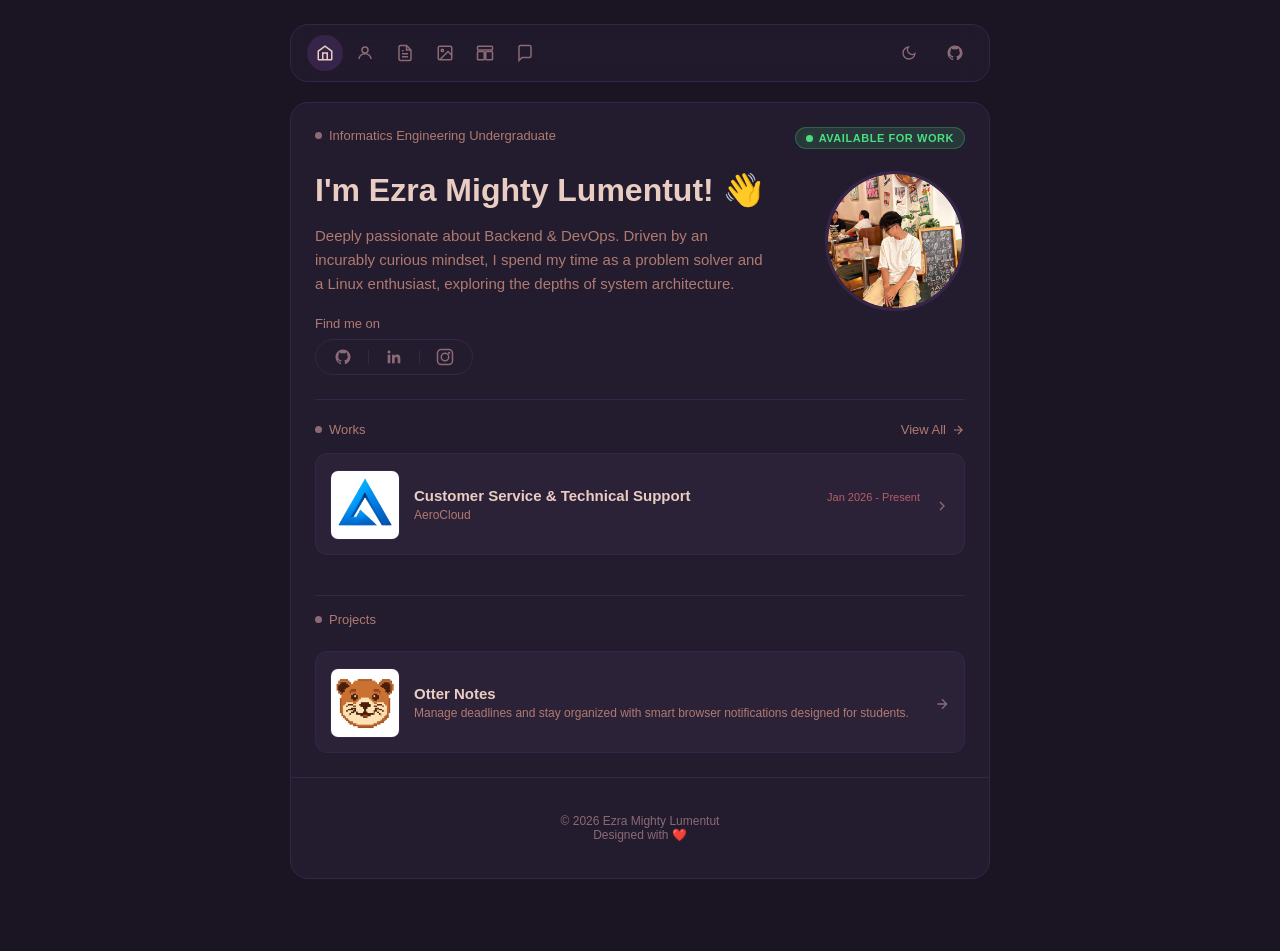
<file: public/index.html>
<!DOCTYPE html>
<html lang="en">
<head>
  <meta charset="UTF-8">
  <meta name="viewport" content="width=device-width, initial-scale=1.0">
  <meta name="author" content="Ezra Mighty Lumentut">
  <meta name="description" content="Ezra Mighty Lumentut - Backend & DevOps Enthusiast">
  <title>Ezra — Personal Web</title>
  
  <link rel="stylesheet" href="./src/css/style.css">
</head>
<body>
    <div id="loader-wrapper">
      <div class="loader"></div>
    </div>
  <nav>
    <div class="nav-left">
      <a class="nav-icon active" href="./index.html" title="Home">
        <svg width="18" height="18" fill="none" stroke="currentColor" stroke-width="2" viewBox="0 0 24 24"><path d="M3 9.5L12 3l9 6.5V20a1 1 0 01-1 1H4a1 1 0 01-1-1V9.5z"/><path d="M9 21V12h6v9"/></svg>
      </a>
      <a class="nav-icon" href="./about.html" title="About">
        <svg width="18" height="18" fill="none" stroke="currentColor" stroke-width="2" viewBox="0 0 24 24"><circle cx="12" cy="8" r="4"/><path d="M4 20c0-4 3.6-7 8-7s8 3 8 7"/></svg>
      </a>
      <a class="nav-icon" href="./blog.html" title="Blog">
        <svg width="18" height="18" fill="none" stroke="currentColor" stroke-width="2" viewBox="0 0 24 24"><path d="M14 2H6a2 2 0 0 0-2 2v16a2 2 0 0 0 2 2h12a2 2 0 0 0 2-2V8z"></path><polyline points="14 2 14 8 20 8"></polyline><line x1="16" y1="13" x2="8" y2="13"></line><line x1="16" y1="17" x2="8" y2="17"></line><polyline points="10 9 9 9 8 9"></polyline></svg>
      </a>
      <a class="nav-icon" href="./gallery.html" title="Gallery">
        <svg width="18" height="18" fill="none" stroke="currentColor" stroke-width="2" viewBox="0 0 24 24"><rect x="3" y="3" width="18" height="18" rx="2" ry="2"></rect><circle cx="8.5" cy="8.5" r="1.5"></circle><polyline points="21 15 16 10 5 21"></polyline></svg>
      </a>
      <a class="nav-icon" href="./resume.html" title="Works">
        <svg width="18" height="18" fill="none" stroke="currentColor" stroke-width="2" viewBox="0 0 24 24"><rect x="2" y="3" width="20" height="5" rx="1"/><rect x="2" y="10" width="9" height="11" rx="1"/><rect x="13" y="10" width="9" height="11" rx="1"/></svg>
      </a>
      <a class="nav-icon" href="./contact.html" title="Contact">
        <svg width="18" height="18" fill="none" stroke="currentColor" stroke-width="2" viewBox="0 0 24 24"><path d="M6 2h12a2 2 0 012 2v12a2 2 0 01-2 2H8l-4 4V4a2 2 0 012-2z"/></svg>
      </a>
    </div>
    <div class="nav-right">
      <button class="theme-btn" id="themeToggle" title="Toggle theme">
        <svg id="themeIcon" width="16" height="16" fill="none" stroke="currentColor" stroke-width="2" viewBox="0 0 24 24"><path d="M21 12.79A9 9 0 1 1 11.21 3 7 7 0 0 0 21 12.79z"></path></svg>
      </button>
      <a href="https://github.com/ezra08mc/" target="_blank" class="nav-icon" title="GitHub">
        <svg width="18" height="18" fill="currentColor" viewBox="0 0 24 24"><path d="M12 2C6.477 2 2 6.477 2 12c0 4.418 2.865 8.166 6.839 9.489.5.092.682-.217.682-.482 0-.237-.008-.866-.013-1.7-2.782.603-3.369-1.34-3.369-1.34-.454-1.156-1.11-1.464-1.11-1.464-.908-.62.069-.608.069-.608 1.003.07 1.531 1.03 1.531 1.03.892 1.529 2.341 1.087 2.91.831.092-.646.35-1.086.636-1.336-2.22-.253-4.555-1.11-4.555-4.943 0-1.091.39-1.984 1.029-2.683-.103-.253-.446-1.27.098-2.647 0 0 .84-.269 2.75 1.025A9.578 9.578 0 0112 6.836c.85.004 1.705.114 2.504.336 1.909-1.294 2.747-1.025 2.747-1.025.546 1.377.203 2.394.1 2.647.64.699 1.028 1.592 1.028 2.683 0 3.842-2.339 4.687-4.566 4.935.359.309.678.919.678 1.852 0 1.336-.012 2.415-.012 2.743 0 .267.18.578.688.48C19.138 20.161 22 16.416 22 12c0-5.523-4.477-10-10-10z"/></svg>
      </a>
    </div>
  </nav>

  <main class="card active">
    
    <header class="hero reveal">
      <div class="hero-top">
        <div class="hero-top-left">
          <div class="dot"></div>
          <div>Informatics Engineering Undergraduate</div>
        </div>
        <div class="hero-top-right">
          <div class="available-badge">
            <div class="dot success"></div>
            <div>Available for work</div>
          </div>
        </div>
      </div>

      <div class="hero-body">
        <div class="hero-text">
          <h1>I'm Ezra Mighty Lumentut! 👋</h1>
          <p>Deeply passionate about Backend & DevOps. Driven by an incurably curious mindset, I spend my time as a problem solver and a Linux enthusiast, exploring the depths of system architecture.</p>
          
          <div class="find-me-section">
            <span class="find-me-text">Find me on</span>
            <div class="social-pill">
              <a href="https://github.com/ezra08mc" target="_blank" title="GitHub">
                <svg width="18" height="18" fill="currentColor" viewBox="0 0 24 24"><path d="M12 2C6.477 2 2 6.477 2 12c0 4.418 2.865 8.166 6.839 9.489.5.092.682-.217.682-.482 0-.237-.008-.866-.013-1.7-2.782.603-3.369-1.34-3.369-1.34-.454-1.156-1.11-1.464-1.11-1.464-.908-.62.069-.608.069-.608 1.003.07 1.531 1.03 1.531 1.03.892 1.529 2.341 1.087 2.91.831.092-.646.35-1.086.636-1.336-2.22-.253-4.555-1.11-4.555-4.943 0-1.091.39-1.984 1.029-2.683-.103-.253-.446-1.27.098-2.647 0 0 .84-.269 2.75 1.025A9.578 9.578 0 0112 6.836c.85.004 1.705.114 2.504.336 1.909-1.294 2.747-1.025 2.747-1.025.546 1.377.203 2.394.1 2.647.64.699 1.028 1.592 1.028 2.683 0 3.842-2.339 4.687-4.566 4.935.359.309.678.919.678 1.852 0 1.336-.012 2.415-.012 2.743 0 .267.18.578.688.48C19.138 20.161 22 16.416 22 12c0-5.523-4.477-10-10-10z"/></svg>
              </a>
              <div class="social-separator"></div>
              <a href="https://www.linkedin.com/in/ezralumentut" target="_blank" title="LinkedIn">
                <svg width="18" height="18" fill="currentColor" viewBox="0 0 24 24"><path d="M20.447 20.452h-3.554v-5.569c0-1.328-.027-3.037-1.852-3.037-1.853 0-2.136 1.445-2.136 2.939v5.667H9.351V9h3.414v1.561h.046c.477-.9 1.637-1.85 3.37-1.85 3.601 0 4.267 2.37 4.267 5.455v6.286zM5.337 7.433c-1.144 0-2.063-.926-2.063-2.065 0-1.138.92-2.063 2.063-2.063 1.14 0 2.064.925 2.064 2.063 0 1.139-.924 2.065-2.064 2.065zm1.782 13.019H3.555V9h3.564v11.452zM22.225 0H1.771C.792 0 .774 0 1.729v20.542C0 23.227.792 24 1.771 24h20.451C23.2 24 24 23.227 24 22.271V1.729C24 .774 23.2 0 22.225 0z"/></svg>
              </a>
              <div class="social-separator"></div>
              <a href="https://www.instagram.com/ezralmntt" target="_blank" title="Instagram">
                <svg width="18" height="18" fill="none" stroke="currentColor" stroke-width="2" viewBox="0 0 24 24"><rect x="2" y="2" width="20" height="20" rx="5"/><circle cx="12" cy="12" r="5"/><circle cx="17.5" cy="6.5" r="1.5" fill="currentColor" stroke="none"/></svg>
              </a>
            </div>
          </div>
        </div>
        <div class="avatar-wrap">
          <img src="./assets/profile-modified.png" alt="Ezra Profile Picture">
        </div>
      </div>
    </header>

    <div class="divider reveal"></div>

    <section class="projects-section">
      <div class="section-header reveal">
        <div class="section-label">
          <div class="dot"></div>
          Works
        </div>
        <a class="view-all" href="./resume.html">
          View All
          <svg width="14" height="14" fill="none" stroke="currentColor" stroke-width="2" viewBox="0 0 24 24"><path d="M5 12h14M12 5l7 7-7 7"/></svg>
        </a>
      </div>
      
      <div class="project-list">
        
        <a class="project-item reveal" href="./resume.html" style="align-items: center;">
          <div class="project-image">
            <img src="./assets/aerocloud.png" alt="AeroCloud" class="main-img">
          </div>
          <div class="project-info">
            <div class="project-header-row">
              <div class="project-name">Customer Service & Technical Support</div>
              <div class="project-date">Jan 2026 - Present</div>
            </div>
            <div class="project-tags">AeroCloud</div>
          </div>
          <div class="chevron"><svg width="16" height="16" fill="none" stroke="currentColor" stroke-width="2" viewBox="0 0 24 24"><path d="M9 18l6-6-6-6"/></svg></div>
        </a>

        <div class="section-divider-wrap reveal">
          <div class="section-divider-line"></div>
          <div class="section-label">
            <div class="dot"></div>
            Projects
          </div>
        </div>

        <a class="project-item reveal" href="https://github.com/ezra08mc/otter-notes/" target="_blank" style="align-items: center;">
          <div class="project-image">
            <img src="./assets/otternotes.png" alt="Otter Notes" class="main-img">
          </div>
          <div class="project-info">
            <div class="project-header-row">
              <div class="project-name">Otter Notes</div>
            </div>
            <div class="project-tags">Manage deadlines and stay organized with smart browser notifications designed for students.</div>
          </div>
          <div class="chevron"><svg width="16" height="16" fill="none" stroke="currentColor" stroke-width="2" viewBox="0 0 24 24"><path d="M5 12h14M12 5l7 7-7 7"/></svg></div>
        </a>
        
      </div>
    </section>
    
    <footer class="card-footer reveal">
      <p>© 2026 Ezra Mighty Lumentut <br> Designed with ❤️</p>
    </footer>

  </main>

  <script defer src="./src/js/script.js"></script>
</body>
</html>
</file>
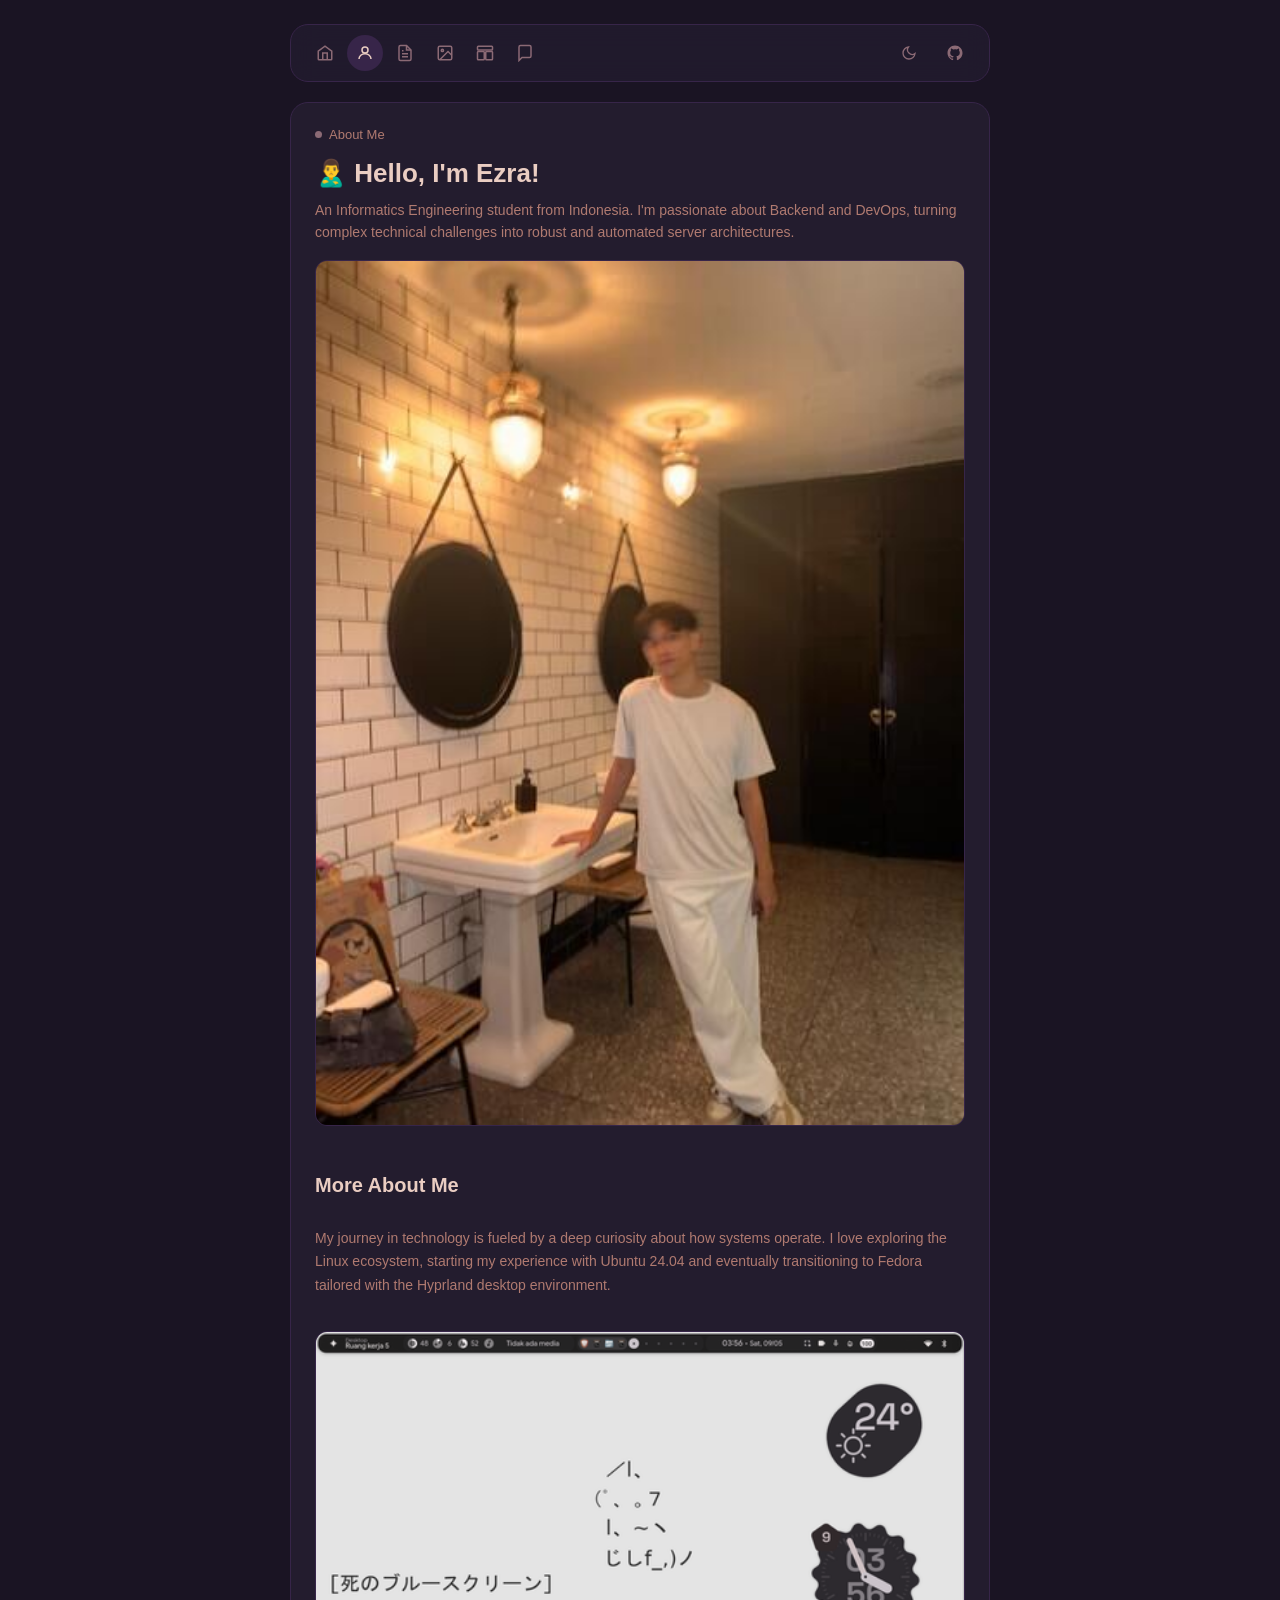
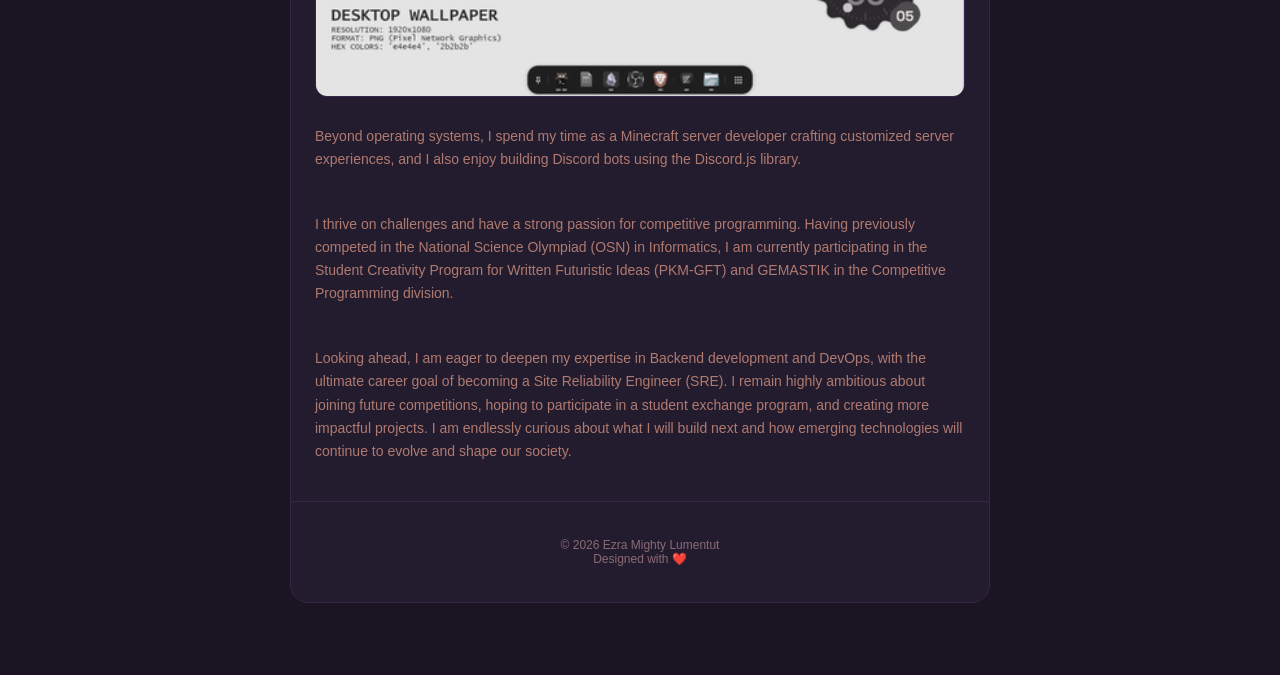
<file: public/about.html>
<!DOCTYPE html>
<html lang="en">
<head>
  <meta charset="UTF-8">
  <meta name="viewport" content="width=device-width, initial-scale=1.0">
  <title>Ezra Mighty — About</title>
  <link rel="stylesheet" href="./src/css/style.css">
</head>
<body>

  <nav>
    <div class="nav-left">
      <a class="nav-icon" href="./index.html" title="Home">
        <svg width="18" height="18" fill="none" stroke="currentColor" stroke-width="2" viewBox="0 0 24 24"><path d="M3 9.5L12 3l9 6.5V20a1 1 0 01-1 1H4a1 1 0 01-1-1V9.5z"/><path d="M9 21V12h6v9"/></svg>
      </a>
      <a class="nav-icon active" href="./about.html" title="About">
        <svg width="18" height="18" fill="none" stroke="currentColor" stroke-width="2" viewBox="0 0 24 24"><circle cx="12" cy="8" r="4"/><path d="M4 20c0-4 3.6-7 8-7s8 3 8 7"/></svg>
      </a>
      <a class="nav-icon" href="./blog.html" title="Blog">
        <svg width="18" height="18" fill="none" stroke="currentColor" stroke-width="2" viewBox="0 0 24 24"><path d="M14 2H6a2 2 0 0 0-2 2v16a2 2 0 0 0 2 2h12a2 2 0 0 0 2-2V8z"></path><polyline points="14 2 14 8 20 8"></polyline><line x1="16" y1="13" x2="8" y2="13"></line><line x1="16" y1="17" x2="8" y2="17"></line><polyline points="10 9 9 9 8 9"></polyline></svg>
      </a>
      <a class="nav-icon" href="./gallery.html" title="Gallery">
        <svg width="18" height="18" fill="none" stroke="currentColor" stroke-width="2" viewBox="0 0 24 24"><rect x="3" y="3" width="18" height="18" rx="2" ry="2"></rect><circle cx="8.5" cy="8.5" r="1.5"></circle><polyline points="21 15 16 10 5 21"></polyline></svg>
      </a>
      <a class="nav-icon" href="./resume.html" title="Works">
        <svg width="18" height="18" fill="none" stroke="currentColor" stroke-width="2" viewBox="0 0 24 24"><rect x="2" y="3" width="20" height="5" rx="1"/><rect x="2" y="10" width="9" height="11" rx="1"/><rect x="13" y="10" width="9" height="11" rx="1"/></svg>
      </a>
      <a class="nav-icon" href="./contact.html" title="Contact">
        <svg width="18" height="18" fill="none" stroke="currentColor" stroke-width="2" viewBox="0 0 24 24"><path d="M6 2h12a2 2 0 012 2v12a2 2 0 01-2 2H8l-4 4V4a2 2 0 012-2z"/></svg>
      </a>
    </div>
    <div class="nav-right">
      <button class="theme-btn" id="themeToggle" title="Toggle theme">
        <svg id="themeIcon" width="16" height="16" fill="none" stroke="currentColor" stroke-width="2" viewBox="0 0 24 24"><path d="M21 12.79A9 9 0 1 1 11.21 3 7 7 0 0 0 21 12.79z"></path></svg>
      </button>
      <a href="https://github.com/ezra08mc/" target="_blank" class="nav-icon" title="GitHub">
        <svg width="18" height="18" fill="currentColor" viewBox="0 0 24 24"><path d="M12 2C6.477 2 2 6.477 2 12c0 4.418 2.865 8.166 6.839 9.489.5.092.682-.217.682-.482 0-.237-.008-.866-.013-1.7-2.782.603-3.369-1.34-3.369-1.34-.454-1.156-1.11-1.464-1.11-1.464-.908-.62.069-.608.069-.608 1.003.07 1.531 1.03 1.531 1.03.892 1.529 2.341 1.087 2.91.831.092-.646.35-1.086.636-1.336-2.22-.253-4.555-1.11-4.555-4.943 0-1.091.39-1.984 1.029-2.683-.103-.253-.446-1.27.098-2.647 0 0 .84-.269 2.75 1.025A9.578 9.578 0 0112 6.836c.85.004 1.705.114 2.504.336 1.909-1.294 2.747-1.025 2.747-1.025.546 1.377.203 2.394.1 2.647.64.699 1.028 1.592 1.028 2.683 0 3.842-2.339 4.687-4.566 4.935.359.309.678.919.678 1.852 0 1.336-.012 2.415-.012 2.743 0 .267.18.578.688.48C19.138 20.161 22 16.416 22 12c0-5.523-4.477-10-10-10z"/></svg>
      </a>
    </div>
  </nav>

  <main class="card active">
    <header class="works-hero reveal">
      <div class="section-label">
        <div class="dot"></div>
        About Me
      </div>
      <h1>🙎‍♂️ Hello, I'm Ezra!</h1>
      <p>An Informatics Engineering student from Indonesia. I'm passionate about Backend and DevOps, turning complex technical challenges into robust and automated server architectures.</p>
    </header>

    <div class="reveal" style="padding: 0 24px 24px; display: flex; flex-direction: column; align-items: center;">
      
      <div style="width: 100%; border-radius: var(--radius-md); overflow: hidden; border: 1px solid var(--card-border);">
        <img src="./assets/picture.jpg" alt="Ezra Mighty Lumentut" loading="lazy" style="width: 100%; height: auto; display: block; object-fit: cover;">
      </div>

      <div style="width: 100%; margin-top: 32px; text-align: left;">
        <h2 style="font-size: 20px; font-weight: 700; color: var(--text); margin-bottom: 16px;">More About Me</h2>
        <div style="font-size: 14px; color: var(--text-muted); line-height: 1.65; display: flex; flex-direction: column; gap: 14px;">
          <p>
            My journey in technology is fueled by a deep curiosity about how systems operate. I love exploring the Linux ecosystem, starting my experience with Ubuntu 24.04 and eventually transitioning to Fedora tailored with the Hyprland desktop environment.
          </p>
          <div style="width: 100%; border-radius: var(--radius-md); overflow: hidden; border: 1px solid var(--card-border); margin-top: 6px;">
            <img src="./assets/fedora-hyprland.png" alt="Fedora Hyprland setup" loading="lazy" style="width: 100%; height: auto; display: block; object-fit: cover;">
          </div> 
          <p>
            Beyond operating systems, I spend my time as a Minecraft server developer crafting customized server experiences, and I also enjoy building Discord bots using the Discord.js library.
          </p>
          <p>
            I thrive on challenges and have a strong passion for competitive programming. Having previously competed in the National Science Olympiad (OSN) in Informatics, I am currently participating in the Student Creativity Program for Written Futuristic Ideas (PKM-GFT) and GEMASTIK in the Competitive Programming division. 
          </p>
          <p>
            Looking ahead, I am eager to deepen my expertise in Backend development and DevOps, with the ultimate career goal of becoming a Site Reliability Engineer (SRE). I remain highly ambitious about joining future competitions, hoping to participate in a student exchange program, and creating more impactful projects. I am endlessly curious about what I will build next and how emerging technologies will continue to evolve and shape our society.
          </p>
        </div>
      </div>
    </div>
    
    <footer class="card-footer reveal">
      <p>© 2026 Ezra Mighty Lumentut <br> Designed with ❤️</p>
    </footer>
  </main>

  <script defer src="./src/js/script.js"></script>
</body>
</html>
</file>
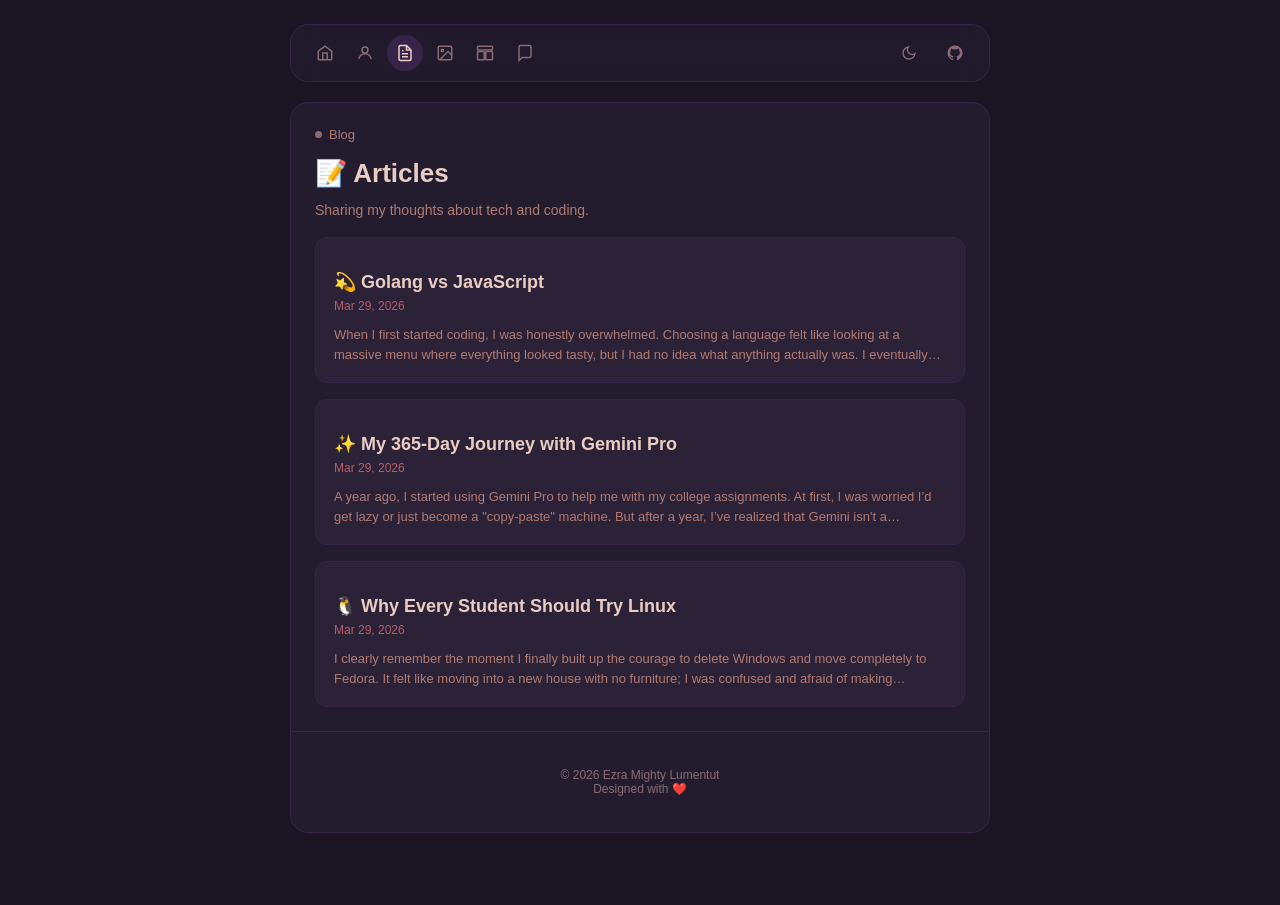
<file: public/blog.html>
<!DOCTYPE html>
<html lang="en">
<head>
  <meta charset="UTF-8">
  <meta name="viewport" content="width=device-width, initial-scale=1.0">
  <title>Ezra Mighty — Blog</title>
  <link rel="stylesheet" href="./src/css/style.css">
</head>
<body>

  <nav>
    <div class="nav-left">
      <a class="nav-icon" href="./index.html" title="Home">
        <svg width="18" height="18" fill="none" stroke="currentColor" stroke-width="2" viewBox="0 0 24 24"><path d="M3 9.5L12 3l9 6.5V20a1 1 0 01-1 1H4a1 1 0 01-1-1V9.5z"/><path d="M9 21V12h6v9"/></svg>
      </a>
      <a class="nav-icon" href="./about.html" title="About">
        <svg width="18" height="18" fill="none" stroke="currentColor" stroke-width="2" viewBox="0 0 24 24"><circle cx="12" cy="8" r="4"/><path d="M4 20c0-4 3.6-7 8-7s8 3 8 7"/></svg>
      </a>
      <a class="nav-icon active" href="./blog.html" title="Blog">
        <svg width="18" height="18" fill="none" stroke="currentColor" stroke-width="2" viewBox="0 0 24 24"><path d="M14 2H6a2 2 0 0 0-2 2v16a2 2 0 0 0 2 2h12a2 2 0 0 0 2-2V8z"></path><polyline points="14 2 14 8 20 8"></polyline><line x1="16" y1="13" x2="8" y2="13"></line><line x1="16" y1="17" x2="8" y2="17"></line><polyline points="10 9 9 9 8 9"></polyline></svg>
      </a>
      <a class="nav-icon" href="./gallery.html" title="Gallery">
        <svg width="18" height="18" fill="none" stroke="currentColor" stroke-width="2" viewBox="0 0 24 24"><rect x="3" y="3" width="18" height="18" rx="2" ry="2"></rect><circle cx="8.5" cy="8.5" r="1.5"></circle><polyline points="21 15 16 10 5 21"></polyline></svg>
      </a>
      <a class="nav-icon" href="./resume.html" title="Works">
        <svg width="18" height="18" fill="none" stroke="currentColor" stroke-width="2" viewBox="0 0 24 24"><rect x="2" y="3" width="20" height="5" rx="1"/><rect x="2" y="10" width="9" height="11" rx="1"/><rect x="13" y="10" width="9" height="11" rx="1"/></svg>
      </a>
      <a class="nav-icon" href="./contact.html" title="Contact">
        <svg width="18" height="18" fill="none" stroke="currentColor" stroke-width="2" viewBox="0 0 24 24"><path d="M6 2h12a2 2 0 012 2v12a2 2 0 01-2 2H8l-4 4V4a2 2 0 012-2z"/></svg>
      </a>
    </div>
    <div class="nav-right">
      <button class="theme-btn" id="themeToggle" title="Toggle theme">
        <svg id="themeIcon" width="16" height="16" fill="none" stroke="currentColor" stroke-width="2" viewBox="0 0 24 24"><path d="M21 12.79A9 9 0 1 1 11.21 3 7 7 0 0 0 21 12.79z"></path></svg>
      </button>
      <a href="https://github.com/ezra08mc/" target="_blank" class="nav-icon" title="GitHub">
        <svg width="18" height="18" fill="currentColor" viewBox="0 0 24 24"><path d="M12 2C6.477 2 2 6.477 2 12c0 4.418 2.865 8.166 6.839 9.489.5.092.682-.217.682-.482 0-.237-.008-.866-.013-1.7-2.782.603-3.369-1.34-3.369-1.34-.454-1.156-1.11-1.464-1.11-1.464-.908-.62.069-.608.069-.608 1.003.07 1.531 1.03 1.531 1.03.892 1.529 2.341 1.087 2.91.831.092-.646.35-1.086.636-1.336-2.22-.253-4.555-1.11-4.555-4.943 0-1.091.39-1.984 1.029-2.683-.103-.253-.446-1.27.098-2.647 0 0 .84-.269 2.75 1.025A9.578 9.578 0 0112 6.836c.85.004 1.705.114 2.504.336 1.909-1.294 2.747-1.025 2.747-1.025.546 1.377.203 2.394.1 2.647.64.699 1.028 1.592 1.028 2.683 0 3.842-2.339 4.687-4.566 4.935.359.309.678.919.678 1.852 0 1.336-.012 2.415-.012 2.743 0 .267.18.578.688.48C19.138 20.161 22 16.416 22 12c0-5.523-4.477-10-10-10z"/></svg>
      </a>
    </div>
  </nav>

  <main class="card active" id="view-blog-list">
    <header class="works-hero reveal">
      <div class="section-label">
        <div class="dot"></div>
        Blog
      </div>
      <h1>📝 Articles</h1>
      <p>Sharing my thoughts about tech and coding.</p>
    </header>
    
    <div style="padding: 0 24px 24px; display: flex; flex-direction: column; gap: 16px;">
      <a href="#" onclick="openArticle('go-vs-js'); return false;" class="blog-card reveal">
        <div style="display: flex; justify-content: space-between; align-items: baseline;">
          <h2 class="blog-card-title">💫 Golang vs JavaScript</h2>
        </div>
        <div class="blog-card-date">Mar 29, 2026</div>
        <div class="blog-card-snippet">
          When I first started coding, I was honestly overwhelmed. Choosing a language felt like looking at a massive menu where everything looked tasty, but I had no idea what anything actually was. I eventually dove into JavaScript...
        </div>
      </a>

      <a href="#" onclick="openArticle('gemini-pro'); return false;" class="blog-card reveal">
        <div style="display: flex; justify-content: space-between; align-items: baseline;">
          <h2 class="blog-card-title">✨ My 365-Day Journey with Gemini Pro</h2>
        </div>
        <div class="blog-card-date">Mar 29, 2026</div>
        <div class="blog-card-snippet">
          A year ago, I started using Gemini Pro to help me with my college assignments. At first, I was worried I’d get lazy or just become a "copy-paste" machine. But after a year, I’ve realized that Gemini isn't a replacement for my brain...
        </div>
      </a>

      <a href="#" onclick="openArticle('linux'); return false;" class="blog-card reveal">
        <div style="display: flex; justify-content: space-between; align-items: baseline;">
          <h2 class="blog-card-title">🐧 Why Every Student Should Try Linux</h2>
        </div>
        <div class="blog-card-date">Mar 29, 2026</div>
        <div class="blog-card-snippet">
          I clearly remember the moment I finally built up the courage to delete Windows and move completely to Fedora. It felt like moving into a new house with no furniture; I was confused and afraid of making mistakes, but at the same time...
        </div>
      </a>
    </div>
    
    <footer class="card-footer reveal">
      <p>© 2026 Ezra Mighty Lumentut <br> Designed with ❤️</p>
    </footer>
  </main>

  <main class="card" id="view-blog-detail" style="display: none;">
    <div style="padding: 24px;" class="reveal">
      <button onclick="closeArticle()" style="background: none; border: none; color: var(--text-muted); cursor: pointer; display: flex; align-items: center; gap: 6px; font-size: 13px; padding: 0; margin-bottom: 24px; transition: color 0.2s;">
        <svg width="16" height="16" fill="none" stroke="currentColor" stroke-width="2" viewBox="0 0 24 24"><path d="M15 18l-6-6 6-6"/></svg> Back to Articles
      </button>
      <div id="article-content-container">
        </div>
    </div>
    <footer class="card-footer reveal">
      <p>© 2026 Ezra Mighty Lumentut <br> Designed with ❤️</p>
    </footer>
  </main>

  <script defer src="./src/js/script.js"></script>
  <script>
    const articlesData = {
      'go-vs-js': {
        title: "💫 Golang vs JavaScript",
        date: "Mar 29, 2026",
        image: "./assets/blog1.png",
        content: `
          <p>When I first started coding, I was honestly overwhelmed. Choosing a language felt like looking at a massive menu where everything looked tasty, but I had no idea what anything actually was. I eventually dove into JavaScript because everyone said it was the most popular and the easiest way to see something actually happen in the browser.</p>
          <p>In the beginning, JavaScript felt like a superpower. With just a few lines of code, I could make a website come to life. But as time went on, my code started looking like a mess. JavaScript is very "free," which is cool, but for a beginner like me, it meant I was constantly confused about why things were breaking when they worked just a second ago.</p>
          <p>Then I met Golang halfway through the semester. At first, it felt incredibly stiff. Everything had to be perfectly defined, and it wouldn't let me get away with anything. Funnily enough, that "stiffness" was exactly what made me feel safe. Go is like a strict but fair teacher; it yells at you while you're typing, not after you run the code, so I stopped staying up all night just to find a simple typo.</p>
          <p>My experience with Go taught me how data is actually handled behind the scenes. In JavaScript, I only thought about "how it looks," but in Go, I started thinking about "how it performs." Go is simple but powerful, perfect for someone like me who started getting interested in systems that handle a lot of processes without making my laptop fan sound like a jet engine.</p>
          <p>In conclusion, if you want to quickly build something to show off to your friends, JavaScript is the winner. But if you want to be the "architect" behind the scenes with clean, solid code, give Go a shot. Honestly, I find myself using both together now because they make a pretty awesome team.</p>
        `
      },
      'gemini-pro': {
        title: "✨ My 365-Day Journey with Gemini Pro",
        date: "Mar 29, 2026",
        image: "./assets/blog2.png",
        content: `
          <p>A year ago, I started using Gemini Pro to help me with my college assignments. At first, I was worried I’d get lazy or just become a "copy-paste" machine. But after a year, I’ve realized that Gemini isn't a replacement for my brain; it’s more like a very patient mentor who is always awake at 2 AM to answer my silly questions.</p>
          <p>The most helpful thing for me was when I got stuck on complex logic. Instead of asking for the final code, I started asking Gemini to explain the concepts using everyday analogies. It felt like having a private tutor who never got bored explaining the same thing over and over until I actually understood it.</p>
          <p>Sometimes I use Gemini for brainstorming. When I have a project idea, I discuss the structure with it. It often offers perspectives I never considered, like security issues or writing more efficient code. This helped me see the "big picture" of an application rather than just focusing on small blocks of code.</p>
          <p>Of course, there were times when Gemini gave some slightly weird answers. But that was actually the fun part; I was forced to double-check and research. Those moments when I found a mistake in its answer were actually when I learned the most, because I had to understand the topic deeply enough to know why it was wrong.</p>
          <p>Basically, this year with Gemini has made me a more productive programmer. The key is using AI to learn how to "fish," not just asking for the "fish" itself. Coding doesn't feel as heavy as it used to because I know there's a place to ask for help whenever I hit a wall.</p>
        `
      },
      'linux': {
        title: "🐧 Why Every Student Should Try Linux",
        date: "Mar 29, 2026",
        image: "./assets/blog3.png",
        content: `
          <p>I clearly remember the moment I finally built up the courage to delete Windows and move completely to Fedora. It felt like moving into a new house with no furniture; I was confused and afraid of making mistakes, but at the same time, I felt incredibly free. No more automatic update drama during a presentation or random slow-downs for no reason.</p>
          <p>On Linux, I learned that the "Terminal" isn't a scary thing like in hacker movies. It’s actually the most efficient tool I’ve ever owned. I used to be too lazy to type commands, but now I feel much faster getting things done through the keyboard than clicking around with a mouse.</p>
          <p>Switching to Linux really opened my eyes to how an operating system actually works. I learned how to manage file permissions, how my laptop memory is used, and how to install software without searching through sketchy websites. This knowledge turned out to be super useful once I started learning about servers and the cloud in class.</p>
          <p>One thing I love most is the community. When I find an error, the answer is usually already on a forum and people genuinely want to help. Linux taught me to be more independent as an informatics engineering student. I’m not just a "user" anymore; I feel like I actually "own" and control the device I’m using.</p>
          <p>For the other students, just try installing Linux at least once. You don't have to delete Windows right away; just try it in a Virtual Machine. The experience of tinkering with the system will give you a technical instinct that you won't get from a pre-made OS. Believe me, the sense of pride is different when you successfully fix your own system.</p>
        `
      }
    };

    function openArticle(id) {
      const article = articlesData[id];
      const container = document.getElementById('article-content-container');
      
      container.innerHTML = `
        <div class="blog-detail-meta reveal">
          <div class="blog-detail-meta-row">
            <span class="blog-detail-meta-label">Author</span>
            <span class="blog-detail-meta-value">Ezra Mighty</span>
          </div>
          <div class="blog-detail-meta-row">
            <span class="blog-detail-meta-label">Published</span>
            <span class="blog-detail-meta-value" style="color: var(--accent);">${article.date}</span>
          </div>
        </div>
        <h1 class="reveal" style="font-size: 26px; font-weight: 700; margin-bottom: 20px; line-height: 1.3;">${article.title}</h1>
        
        <div class="reveal" style="width: 100%; border-radius: var(--radius-md); overflow: hidden; border: 1px solid var(--card-border);">
          <img src="${article.image}" alt="${article.title}" loading="lazy" style="width: 100%; height: auto; display: block; object-fit: cover;">
        </div>
        <div class="reveal" style="font-size: 14px; color: var(--text-muted); line-height: 1.6; display: flex; flex-direction: column; gap: 14px; margin-bottom: 30px;">
          ${article.content}
        </div>
      `;
      
      document.getElementById('view-blog-list').style.display = 'none';
      document.getElementById('view-blog-detail').style.display = 'flex';
      window.scrollTo({ top: 0, behavior: 'auto' });
      
      if(window.refreshObserver) window.refreshObserver();
    }

    function closeArticle() {
      document.getElementById('view-blog-detail').style.display = 'none';
      document.getElementById('view-blog-list').style.display = 'flex';
      window.scrollTo({ top: 0, behavior: 'auto' });
    }
  </script>
</body>
</html>
</file>
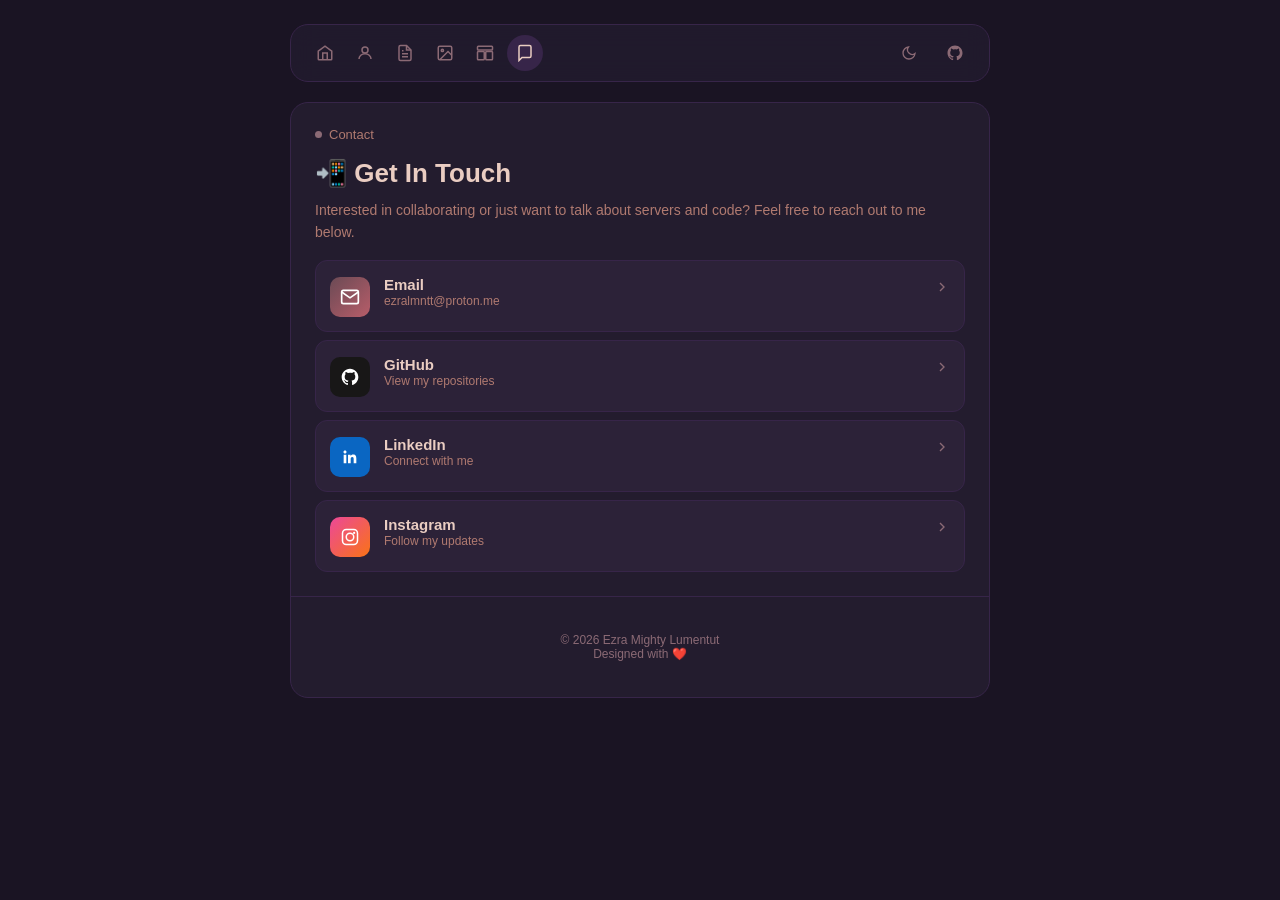
<file: public/contact.html>
<!DOCTYPE html>
<html lang="en">
<head>
  <meta charset="UTF-8">
  <meta name="viewport" content="width=device-width, initial-scale=1.0">
  <title>Ezra Mighty — Contact</title>
  <link rel="stylesheet" href="./src/css/style.css">
</head>
<body>

  <nav>
    <div class="nav-left">
      <a class="nav-icon" href="./index.html" title="Home">
        <svg width="18" height="18" fill="none" stroke="currentColor" stroke-width="2" viewBox="0 0 24 24"><path d="M3 9.5L12 3l9 6.5V20a1 1 0 01-1 1H4a1 1 0 01-1-1V9.5z"/><path d="M9 21V12h6v9"/></svg>
      </a>
      <a class="nav-icon" href="./about.html" title="About">
        <svg width="18" height="18" fill="none" stroke="currentColor" stroke-width="2" viewBox="0 0 24 24"><circle cx="12" cy="8" r="4"/><path d="M4 20c0-4 3.6-7 8-7s8 3 8 7"/></svg>
      </a>
      <a class="nav-icon" href="./blog.html" title="Blog">
        <svg width="18" height="18" fill="none" stroke="currentColor" stroke-width="2" viewBox="0 0 24 24"><path d="M14 2H6a2 2 0 0 0-2 2v16a2 2 0 0 0 2 2h12a2 2 0 0 0 2-2V8z"></path><polyline points="14 2 14 8 20 8"></polyline><line x1="16" y1="13" x2="8" y2="13"></line><line x1="16" y1="17" x2="8" y2="17"></line><polyline points="10 9 9 9 8 9"></polyline></svg>
      </a>
      <a class="nav-icon" href="./gallery.html" title="Gallery">
        <svg width="18" height="18" fill="none" stroke="currentColor" stroke-width="2" viewBox="0 0 24 24"><rect x="3" y="3" width="18" height="18" rx="2" ry="2"></rect><circle cx="8.5" cy="8.5" r="1.5"></circle><polyline points="21 15 16 10 5 21"></polyline></svg>
      </a>
      <a class="nav-icon" href="./resume.html" title="Works">
        <svg width="18" height="18" fill="none" stroke="currentColor" stroke-width="2" viewBox="0 0 24 24"><rect x="2" y="3" width="20" height="5" rx="1"/><rect x="2" y="10" width="9" height="11" rx="1"/><rect x="13" y="10" width="9" height="11" rx="1"/></svg>
      </a>
      <a class="nav-icon active" href="./contact.html" title="Contact">
        <svg width="18" height="18" fill="none" stroke="currentColor" stroke-width="2" viewBox="0 0 24 24"><path d="M6 2h12a2 2 0 012 2v12a2 2 0 01-2 2H8l-4 4V4a2 2 0 012-2z"/></svg>
      </a>
    </div>
    <div class="nav-right">
      <button class="theme-btn" id="themeToggle" title="Toggle theme">
        <svg id="themeIcon" width="16" height="16" fill="none" stroke="currentColor" stroke-width="2" viewBox="0 0 24 24"><path d="M21 12.79A9 9 0 1 1 11.21 3 7 7 0 0 0 21 12.79z"></path></svg>
      </button>
      <a href="https://github.com/ezra08mc/" target="_blank" class="nav-icon" title="GitHub">
        <svg width="18" height="18" fill="currentColor" viewBox="0 0 24 24"><path d="M12 2C6.477 2 2 6.477 2 12c0 4.418 2.865 8.166 6.839 9.489.5.092.682-.217.682-.482 0-.237-.008-.866-.013-1.7-2.782.603-3.369-1.34-3.369-1.34-.454-1.156-1.11-1.464-1.11-1.464-.908-.62.069-.608.069-.608 1.003.07 1.531 1.03 1.531 1.03.892 1.529 2.341 1.087 2.91.831.092-.646.35-1.086.636-1.336-2.22-.253-4.555-1.11-4.555-4.943 0-1.091.39-1.984 1.029-2.683-.103-.253-.446-1.27.098-2.647 0 0 .84-.269 2.75 1.025A9.578 9.578 0 0112 6.836c.85.004 1.705.114 2.504.336 1.909-1.294 2.747-1.025 2.747-1.025.546 1.377.203 2.394.1 2.647.64.699 1.028 1.592 1.028 2.683 0 3.842-2.339 4.687-4.566 4.935.359.309.678.919.678 1.852 0 1.336-.012 2.415-.012 2.743 0 .267.18.578.688.48C19.138 20.161 22 16.416 22 12c0-5.523-4.477-10-10-10z"/></svg>
      </a>
    </div>
  </nav>

  <main class="card active">
    <header class="works-hero reveal">
      <div class="section-label">
        <div class="dot"></div>
        Contact
      </div>
      <h1>📲 Get In Touch</h1>
      <p>Interested in collaborating or just want to talk about servers and code? Feel free to reach out to me below.</p>
    </header>
    
    <div style="padding: 0 24px 24px; display: flex; flex-direction: column; gap: 8px;">
      <a href="mailto:ezralmntt@proton.me" class="project-item reveal">
        <div class="project-icon" style="background: linear-gradient(135deg, #6B4A55, #B75D69);">
          <svg width="20" height="20" fill="none" stroke="currentColor" stroke-width="2" viewBox="0 0 24 24">
            <path d="M4 4h16c1.1 0 2 .9 2 2v12c0 1.1-.9 2-2 2H4c-1.1 0-2-.9-2-2V6c0-1.1.9-2 2-2z"></path>
            <polyline points="22,6 12,13 2,6"></polyline>
          </svg>
        </div>
        <div class="project-info">
          <div class="project-name">Email</div>
          <div class="project-tags">ezralmntt@proton.me</div>
        </div>
        <div class="chevron"><svg width="16" height="16" fill="none" stroke="currentColor" stroke-width="2" viewBox="0 0 24 24"><path d="M9 18l6-6-6-6"/></svg></div>
      </a>

      <a href="https://github.com/ezra08mc" target="_blank" class="project-item reveal">
        <div class="project-icon" style="background: #181717;">
          <svg width="20" height="20" fill="currentColor" viewBox="0 0 24 24"><path d="M12 2C6.477 2 2 6.477 2 12c0 4.418 2.865 8.166 6.839 9.489.5.092.682-.217.682-.482 0-.237-.008-.866-.013-1.7-2.782.603-3.369-1.34-3.369-1.34-.454-1.156-1.11-1.464-1.11-1.464-.908-.62.069-.608.069-.608 1.003.07 1.531 1.03 1.531 1.03.892 1.529 2.341 1.087 2.91.831.092-.646.35-1.086.636-1.336-2.22-.253-4.555-1.11-4.555-4.943 0-1.091.39-1.984 1.029-2.683-.103-.253-.446-1.27.098-2.647 0 0 .84-.269 2.75 1.025A9.578 9.578 0 0112 6.836c.85.004 1.705.114 2.504.336 1.909-1.294 2.747-1.025 2.747-1.025.546 1.377.203 2.394.1 2.647.64.699 1.028 1.592 1.028 2.683 0 3.842-2.339 4.687-4.566 4.935.359.309.678.919.678 1.852 0 1.336-.012 2.415-.012 2.743 0 .267.18.578.688.48C19.138 20.161 22 16.416 22 12c0-5.523-4.477-10-10-10z"/></svg>
        </div>
        <div class="project-info">
          <div class="project-name">GitHub</div>
          <div class="project-tags">View my repositories</div>
        </div>
        <div class="chevron"><svg width="16" height="16" fill="none" stroke="currentColor" stroke-width="2" viewBox="0 0 24 24"><path d="M9 18l6-6-6-6"/></svg></div>
      </a>
      
      <a href="https://www.linkedin.com/in/ezralumentut" target="_blank" class="project-item reveal">
        <div class="project-icon" style="background: #0A66C2;">
          <svg width="18" height="18" fill="currentColor" viewBox="0 0 24 24"><path d="M20.447 20.452h-3.554v-5.569c0-1.328-.027-3.037-1.852-3.037-1.853 0-2.136 1.445-2.136 2.939v5.667H9.351V9h3.414v1.561h.046c.477-.9 1.637-1.85 3.37-1.85 3.601 0 4.267 2.37 4.267 5.455v6.286zM5.337 7.433c-1.144 0-2.063-.926-2.063-2.065 0-1.138.92-2.063 2.063-2.063 1.14 0 2.064.925 2.064 2.063 0 1.139-.924 2.065-2.064 2.065zm1.782 13.019H3.555V9h3.564v11.452zM22.225 0H1.771C.792 0 .774 0 1.729v20.542C0 23.227.792 24 1.771 24h20.451C23.2 24 24 23.227 24 22.271V1.729C24 .774 23.2 0 22.225 0z"/></svg>
        </div>
        <div class="project-info">
          <div class="project-name">LinkedIn</div>
          <div class="project-tags">Connect with me</div>
        </div>
        <div class="chevron"><svg width="16" height="16" fill="none" stroke="currentColor" stroke-width="2" viewBox="0 0 24 24"><path d="M9 18l6-6-6-6"/></svg></div>
      </a>
      
      <a href="https://www.instagram.com/ezralmntt" target="_blank" class="project-item reveal">
        <div class="project-icon" style="background: linear-gradient(135deg,#ec4899,#f97316);">
          <svg width="18" height="18" fill="none" stroke="currentColor" stroke-width="2" viewBox="0 0 24 24"><rect x="2" y="2" width="20" height="20" rx="5"/><circle cx="12" cy="12" r="5"/><circle cx="17.5" cy="6.5" r="1.5" fill="currentColor" stroke="none"/></svg>
        </div>
        <div class="project-info">
          <div class="project-name">Instagram</div>
          <div class="project-tags">Follow my updates</div>
        </div>
        <div class="chevron"><svg width="16" height="16" fill="none" stroke="currentColor" stroke-width="2" viewBox="0 0 24 24"><path d="M9 18l6-6-6-6"/></svg></div>
      </a>
    </div>
    
    <footer class="card-footer reveal">
      <p>© 2026 Ezra Mighty Lumentut <br> Designed with ❤️</p>
    </footer>
  </main>

  <script defer src="./src/js/script.js"></script>
</body>
</html>
</file>
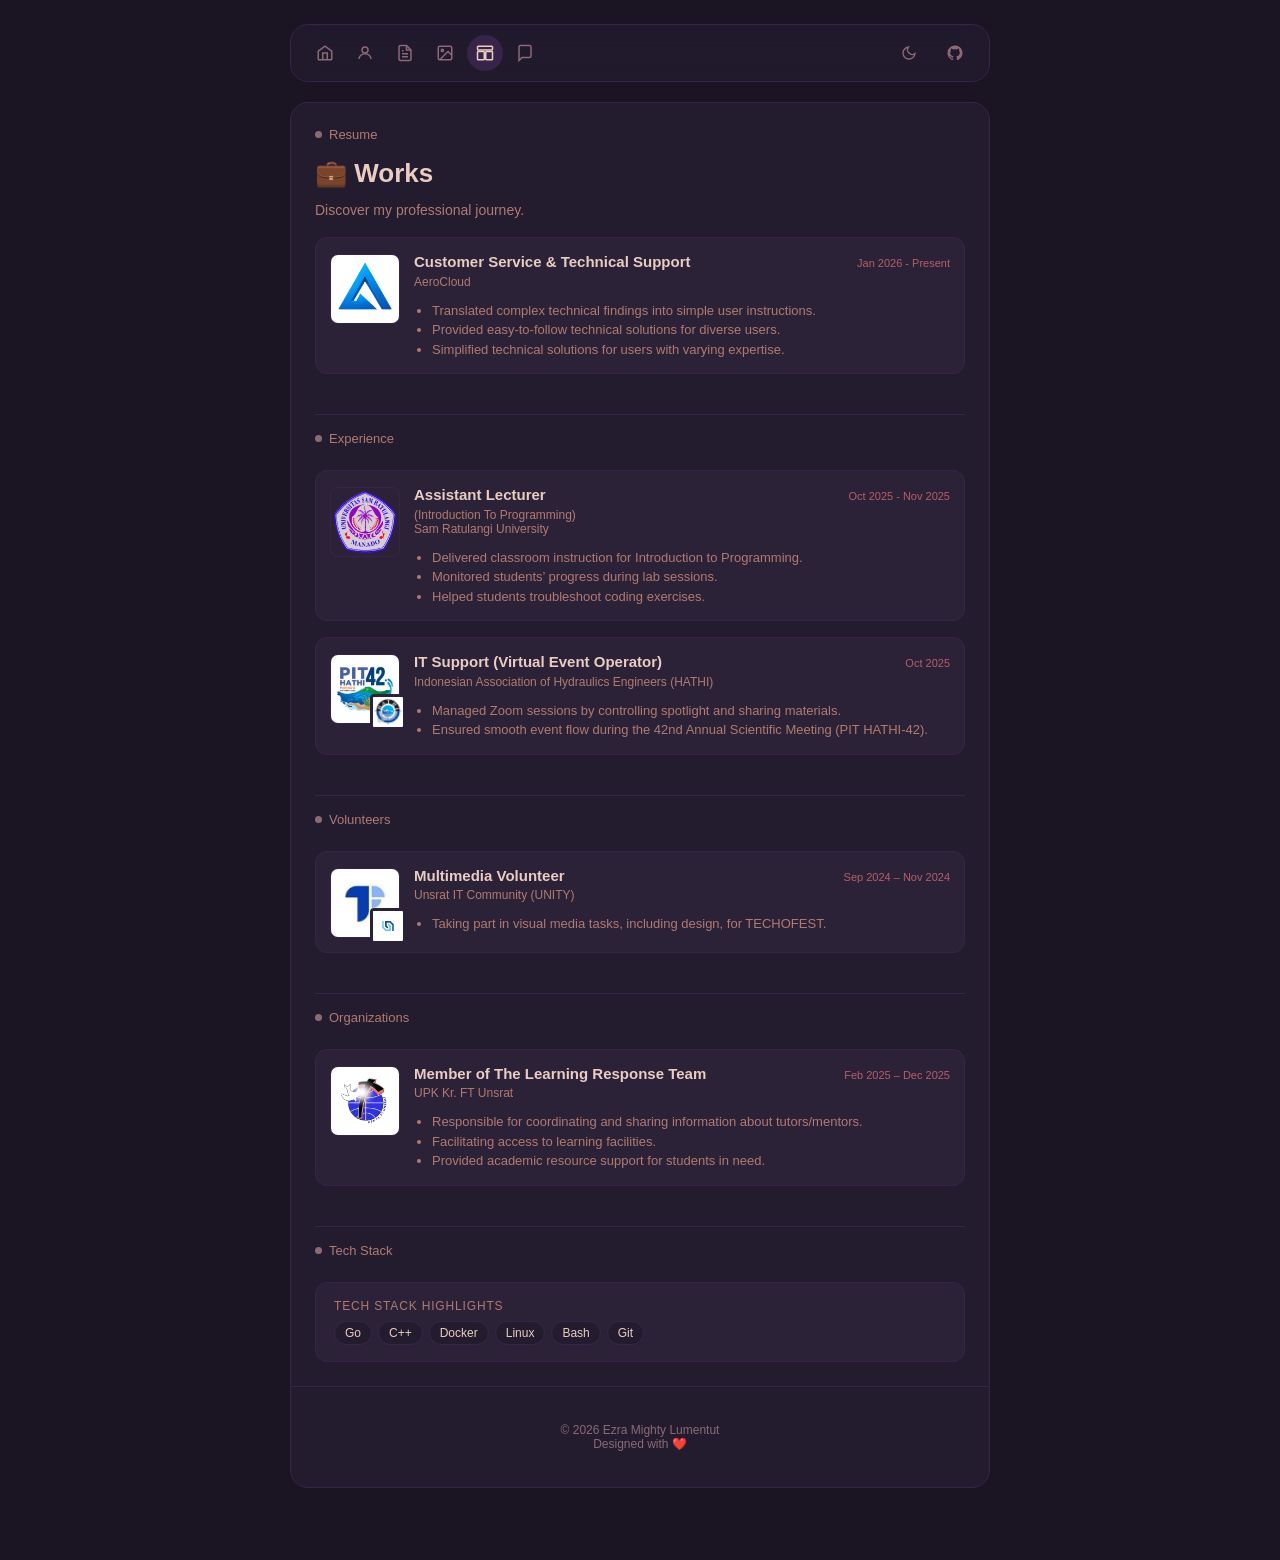
<file: public/resume.html>
<!DOCTYPE html>
<html lang="en">
<head>
  <meta charset="UTF-8">
  <meta name="viewport" content="width=device-width, initial-scale=1.0">
  <title>Ezra Mighty — Works & Resume</title>
  <link rel="stylesheet" href="./src/css/style.css">
</head>
<body>

  <nav>
    <div class="nav-left">
      <a class="nav-icon" href="./index.html" title="Home">
        <svg width="18" height="18" fill="none" stroke="currentColor" stroke-width="2" viewBox="0 0 24 24"><path d="M3 9.5L12 3l9 6.5V20a1 1 0 01-1 1H4a1 1 0 01-1-1V9.5z"/><path d="M9 21V12h6v9"/></svg>
      </a>
      <a class="nav-icon" href="./about.html" title="About">
        <svg width="18" height="18" fill="none" stroke="currentColor" stroke-width="2" viewBox="0 0 24 24"><circle cx="12" cy="8" r="4"/><path d="M4 20c0-4 3.6-7 8-7s8 3 8 7"/></svg>
      </a>
      <a class="nav-icon" href="./blog.html" title="Blog">
        <svg width="18" height="18" fill="none" stroke="currentColor" stroke-width="2" viewBox="0 0 24 24"><path d="M14 2H6a2 2 0 0 0-2 2v16a2 2 0 0 0 2 2h12a2 2 0 0 0 2-2V8z"></path><polyline points="14 2 14 8 20 8"></polyline><line x1="16" y1="13" x2="8" y2="13"></line><line x1="16" y1="17" x2="8" y2="17"></line><polyline points="10 9 9 9 8 9"></polyline></svg>
      </a>
      <a class="nav-icon" href="./gallery.html" title="Gallery">
        <svg width="18" height="18" fill="none" stroke="currentColor" stroke-width="2" viewBox="0 0 24 24"><rect x="3" y="3" width="18" height="18" rx="2" ry="2"></rect><circle cx="8.5" cy="8.5" r="1.5"></circle><polyline points="21 15 16 10 5 21"></polyline></svg>
      </a>
      <a class="nav-icon active" href="./resume.html" title="Works">
        <svg width="18" height="18" fill="none" stroke="currentColor" stroke-width="2" viewBox="0 0 24 24"><rect x="2" y="3" width="20" height="5" rx="1"/><rect x="2" y="10" width="9" height="11" rx="1"/><rect x="13" y="10" width="9" height="11" rx="1"/></svg>
      </a>
      <a class="nav-icon" href="./contact.html" title="Contact">
        <svg width="18" height="18" fill="none" stroke="currentColor" stroke-width="2" viewBox="0 0 24 24"><path d="M6 2h12a2 2 0 012 2v12a2 2 0 01-2 2H8l-4 4V4a2 2 0 012-2z"/></svg>
      </a>
    </div>
    <div class="nav-right">
      <button class="theme-btn" id="themeToggle" title="Toggle theme">
        <svg id="themeIcon" width="16" height="16" fill="none" stroke="currentColor" stroke-width="2" viewBox="0 0 24 24"><path d="M21 12.79A9 9 0 1 1 11.21 3 7 7 0 0 0 21 12.79z"></path></svg>
      </button>
      <a href="https://github.com/ezra08mc/" target="_blank" class="nav-icon" title="GitHub">
        <svg width="18" height="18" fill="currentColor" viewBox="0 0 24 24"><path d="M12 2C6.477 2 2 6.477 2 12c0 4.418 2.865 8.166 6.839 9.489.5.092.682-.217.682-.482 0-.237-.008-.866-.013-1.7-2.782.603-3.369-1.34-3.369-1.34-.454-1.156-1.11-1.464-1.11-1.464-.908-.62.069-.608.069-.608 1.003.07 1.531 1.03 1.531 1.03.892 1.529 2.341 1.087 2.91.831.092-.646.35-1.086.636-1.336-2.22-.253-4.555-1.11-4.555-4.943 0-1.091.39-1.984 1.029-2.683-.103-.253-.446-1.27.098-2.647 0 0 .84-.269 2.75 1.025A9.578 9.578 0 0112 6.836c.85.004 1.705.114 2.504.336 1.909-1.294 2.747-1.025 2.747-1.025.546 1.377.203 2.394.1 2.647.64.699 1.028 1.592 1.028 2.683 0 3.842-2.339 4.687-4.566 4.935.359.309.678.919.678 1.852 0 1.336-.012 2.415-.012 2.743 0 .267.18.578.688.48C19.138 20.161 22 16.416 22 12c0-5.523-4.477-10-10-10z"/></svg>
      </a>
    </div>
  </nav>

  <main class="card active">
    
    <header class="works-hero reveal">
      <div class="section-label">
        <div class="dot"></div>
        Resume
      </div>
      <div class="works-hero-header">
        <h1>💼 Works</h1>

      </div>
      <p>Discover my professional journey.</p>
    </header>

    <div style="padding: 0 24px 24px;">
      <div class="project-list">
        
        <div class="project-item reveal" style="cursor: default; align-items: flex-start;">
          <div class="project-image">
            <img src="./assets/aerocloud.png" alt="AeroCloud" class="main-img" loading="lazy">
          </div>
          <div class="project-info">
            <div class="project-header-row">
              <div class="project-name">Customer Service & Technical Support</div>
              <div class="project-date">Jan 2026 - Present</div>
            </div>
            <div class="project-tags">AeroCloud</div>
            <div class="project-desc">
              <ul>
                <li>Translated complex technical findings into simple user instructions.</li>
                <li>Provided easy-to-follow technical solutions for diverse users.</li>
                <li>Simplified technical solutions for users with varying expertise.</li>
              </ul>
            </div>
          </div>
        </div>

        <div class="section-divider-wrap reveal">
          <div class="section-divider-line"></div>
          <div class="section-label"><div class="dot"></div> Experience </div>
        </div>

        <div class="project-item reveal" style="cursor: default; align-items: flex-start;">
                  <div class="project-image">
                    <img src="./assets/unsrat.png" alt="Sam Ratulangi University" class="main-img" loading="lazy">
                  </div>
                  <div class="project-info">
                    <div class="project-header-row">
                      <div class="project-name">Assistant Lecturer</div>
                      <div class="project-date">Oct 2025 - Nov 2025</div>
                    </div>
                    <div class="project-tags">(Introduction To Programming)<br>Sam Ratulangi University</div>
                    <div class="project-desc">
                      <ul>
                        <li>Delivered classroom instruction for Introduction to Programming.</li>
                        <li>Monitored students’ progress during lab sessions.</li>
                        <li>Helped students troubleshoot coding exercises.</li>
                      </ul>
                    </div>
                  </div>
                </div>
        
        <div class="project-item reveal" style="cursor: default; align-items: flex-start; margin-top: 8px;">
          <div class="project-image">
            <img src="./assets/pit-hathi.png" alt="PIT HATHI" class="main-img" loading="lazy">
            <img src="./assets/hathi.png" alt="HATHI Badge" class="org-badge" loading="lazy">
          </div>
          <div class="project-info">
            <div class="project-header-row">
              <div class="project-name">IT Support (Virtual Event Operator)</div>
              <div class="project-date">Oct 2025</div>
            </div>
            <div class="project-tags">Indonesian Association of Hydraulics Engineers (HATHI)</div>
            <div class="project-desc">
              <ul>
                <li>Managed Zoom sessions by controlling spotlight and sharing materials.</li>
                <li>Ensured smooth event flow during the 42nd Annual Scientific Meeting (PIT HATHI-42).</li>
              </ul>
            </div>
          </div>
        </div>

        <div class="section-divider-wrap reveal">
          <div class="section-divider-line"></div>
          <div class="section-label"><div class="dot"></div> Volunteers </div>
        </div>

        <div class="project-item reveal" style="cursor: default; align-items: flex-start;">
          <div class="project-image">
            <img src="./assets/techofest.jpg" alt="Techofest" class="main-img" loading="lazy">
            <img src="./assets/unity.png" alt="UNITY Badge" class="org-badge" loading="lazy">
          </div>
          <div class="project-info">
            <div class="project-header-row">
              <div class="project-name">Multimedia Volunteer</div>
              <div class="project-date">Sep 2024 – Nov 2024</div>
            </div>
            <div class="project-tags">Unsrat IT Community (UNITY)</div>
            <div class="project-desc">
              <ul>
                <li>Taking part in visual media tasks, including design, for TECHOFEST.</li>
              </ul>
            </div>
          </div>
        </div>

        <div class="section-divider-wrap reveal">
          <div class="section-divider-line"></div>
          <div class="section-label"><div class="dot"></div> Organizations </div>
        </div>

        <div class="project-item reveal" style="cursor: default; align-items: flex-start;">
          <div class="project-image">
            <img src="./assets/upkkrftunsrat.jpg" alt="UPK Kr. FT Unsrat" class="main-img" loading="lazy">
          </div>
          <div class="project-info">
            <div class="project-header-row">
              <div class="project-name">Member of The Learning Response Team</div>
              <div class="project-date">Feb 2025 – Dec 2025</div>
            </div>
            <div class="project-tags">UPK Kr. FT Unsrat</div>
            <div class="project-desc">
              <ul>
                <li>Responsible for coordinating and sharing information about tutors/mentors.</li>
                <li>Facilitating access to learning facilities.</li>
                <li>Provided academic resource support for students in need.</li>
              </ul>
            </div>
          </div>
        </div>

        <div class="section-divider-wrap reveal">
          <div class="section-divider-line"></div>
          <div class="section-label"><div class="dot"></div> Tech Stack </div>
        </div>

        <div class="reveal" style="background: var(--item-bg); border: 1px solid var(--card-border); border-radius: var(--radius-md); padding: 16px 18px;">
          <div style="font-size: 12px; color: var(--text-muted); margin-bottom: 8px; text-transform: uppercase; letter-spacing: 0.07em;">Tech Stack Highlights</div>
          <div style="display: flex; flex-wrap: wrap; gap: 6px;">
            <span style="background:var(--card-bg);border:1px solid var(--card-border);padding:4px 10px;border-radius:999px;font-size:12px;color:var(--text);">Go</span>
            <span style="background:var(--card-bg);border:1px solid var(--card-border);padding:4px 10px;border-radius:999px;font-size:12px;color:var(--text);">C++</span>
            <span style="background:var(--card-bg);border:1px solid var(--card-border);padding:4px 10px;border-radius:999px;font-size:12px;color:var(--text);">Docker</span>
            <span style="background:var(--card-bg);border:1px solid var(--card-border);padding:4px 10px;border-radius:999px;font-size:12px;color:var(--text);">Linux</span>
            <span style="background:var(--card-bg);border:1px solid var(--card-border);padding:4px 10px;border-radius:999px;font-size:12px;color:var(--text);">Bash</span>
            <span style="background:var(--card-bg);border:1px solid var(--card-border);padding:4px 10px;border-radius:999px;font-size:12px;color:var(--text);">Git</span>
          </div>
        </div>

      </div>
    </div>
    
    <footer class="card-footer reveal">
      <p>© 2026 Ezra Mighty Lumentut <br> Designed with ❤️</p>
    </footer>
  </main>

  <script defer src="./src/js/script.js"></script>
</body>
</html>
</file>
<file: public/src/css/style.css>
:root {
  --bg: #1A1423;
  --nav-bg: rgba(35, 28, 46, 0.85);
  --card-bg: #231C2E;
  --card-border: #372549;
  --item-bg: #2C2238;
  --item-hover: #372549;
  --text: #EACDC2;
  --text-muted: #B07A70;
  --text-dim: #8B6A75;
  --accent: #B75D69;
  --accent-bg: rgba(183, 93, 105, 0.15);
  --success: #4ade80;
  --success-bg: rgba(74, 222, 128, 0.15);
  --radius-lg: 18px;
  --radius-md: 12px;
  --radius-sm: 8px;
}

body.light-mode {
  --bg: #F7F5FA;
  --nav-bg: rgba(255, 255, 255, 0.85);
  --card-bg: #FFFFFF;
  --card-border: #E8E3ED;
  --item-bg: #FDFCFD;
  --item-hover: #F3EDF7;
  --text: #2D2438;
  --text-muted: #756B82;
  --text-dim: #9E94AA;
  --accent: #D94A65;
  --accent-bg: rgba(217, 74, 101, 0.15);
  --success: #16a34a;
  --success-bg: rgba(22, 163, 74, 0.15);
}

body {
  background: var(--bg);
  color: var(--text);
  font-family: 'Helvetica', Arial, sans-serif;
  min-height: 100vh;
  display: flex;
  flex-direction: column;
  align-items: center;
  padding: 24px 16px 60px;
  margin: 0;
  box-sizing: border-box;
  transition: background-color 0.4s ease, color 0.4s ease;
}

*, *::before, *::after {
  box-sizing: border-box;
}

nav, .card, footer {
  width: 100%;
  max-width: 560px;
}

nav {
  background: var(--nav-bg);
  border: 1px solid var(--card-border);
  border-radius: var(--radius-lg);
  display: flex;
  align-items: center;
  justify-content: space-between;
  padding: 10px 16px;
  margin-bottom: 20px;
  position: sticky;
  top: 16px;
  z-index: 100;
  backdrop-filter: blur(12px);
  -webkit-backdrop-filter: blur(12px);
  transition: background-color 0.4s ease, border-color 0.4s ease;
}

.nav-left { display: flex; align-items: center; gap: 4px; flex-wrap: wrap; }
.nav-right { display: flex; align-items: center; gap: 10px; }

.nav-icon, .theme-btn {
  width: 36px; height: 36px;
  border-radius: 50%;
  display: flex; align-items: center; justify-content: center;
  cursor: pointer; background: transparent; border: none;
  color: var(--text-dim); transition: background 0.15s, color 0.15s;
  text-decoration: none;
}
.nav-icon:hover, .theme-btn:hover { background: var(--item-hover); color: var(--text); }
.nav-icon.active { color: var(--text); background: var(--item-hover); }

.card {
  background: var(--card-bg);
  border: 1px solid var(--card-border);
  border-radius: var(--radius-lg);
  overflow: hidden; margin-bottom: 12px;
  transition: background-color 0.4s ease, border-color 0.4s ease;
  display: flex; flex-direction: column;
}

.hero { padding: 24px; }

.hero-top { 
  display: flex; 
  align-items: stretch;
  margin-bottom: 22px; 
  width: 100%;
}

.hero-top-left {
  flex: 1; 
  display: flex;
  align-items: flex-start;
  gap: 7px;
  padding-right: 16px;
  font-size: 13px;
  color: var(--text-muted);
  line-height: 1.4;
}

.hero-top-left .dot { margin-top: 5px; }

.hero-top-right {
  flex: 1; 
  display: flex;
  align-items: flex-start;
  justify-content: flex-end; 
  padding-left: 16px;
}

.section-label { display: flex; align-items: center; gap: 7px; font-size: 13px; color: var(--text-muted); }
.dot { width: 7px; height: 7px; border-radius: 50%; background: var(--text-dim); flex-shrink: 0; }
.dot.accent { background: var(--accent); box-shadow: 0 0 6px rgba(183, 93, 105, 0.6); animation: pulse 2s infinite; }
.dot.success { background: var(--success); box-shadow: 0 0 6px var(--success-bg); animation: pulse-success 2s infinite; }

@keyframes pulse { 0%, 100% { opacity: 1; } 50% { opacity: 0.5; } }
@keyframes pulse-success { 0%, 100% { opacity: 1; } 50% { opacity: 0.5; } }

.available-badge {
  display: inline-flex; align-items: center; gap: 6px; background: var(--success-bg);
  border: 1px solid rgba(74, 222, 128, 0.25); border-radius: 999px;
  padding: 4px 10px; font-size: 11px; font-weight: 600; color: var(--success);
  letter-spacing: 0.05em; text-transform: uppercase; text-align: left;
}

.hero-body { display: flex; align-items: flex-start; justify-content: space-between; gap: 16px; }
.hero-text h1 { font-size: 26px; font-weight: 700; margin: 0 0 10px; color: var(--text); }
.hero-text p { font-size: 14px; color: var(--text-muted); line-height: 1.6; margin-bottom: 20px; max-width: 320px; }

.find-me-section { display: flex; flex-direction: column; align-items: flex-start; gap: 8px; }
.find-me-text { font-size: 13px; color: var(--text-muted); }
.social-pill {
  display: inline-flex; align-items: center; gap: 16px; background: transparent;
  border: 1px solid var(--card-border); border-radius: 999px; padding: 8px 18px;
}
.social-pill a { color: var(--text-dim); display: flex; align-items: center; justify-content: center; transition: color 0.15s, transform 0.15s; text-decoration: none; }
.social-pill a:hover { color: var(--text); transform: scale(1.1); }
.social-separator { width: 1px; height: 14px; background: var(--card-border); }

.avatar-wrap {
  width: 125px; height: 125px; border-radius: 50%;
  background: var(--item-bg); border: 3px solid var(--card-border);
  overflow: hidden; flex-shrink: 0; display: flex; align-items: center; justify-content: center;
}
.avatar-wrap img { width: 100%; height: 100%; object-fit: cover; }

.divider { height: 1px; background: var(--card-border); margin: 0 24px; }

.projects-section { padding: 22px 24px 24px; }
.section-header { display: flex; align-items: center; justify-content: space-between; margin-bottom: 16px; }
.view-all {
  display: flex; align-items: center; gap: 5px; font-size: 13px; color: var(--text-muted);
  cursor: pointer; background: none; border: none; transition: color 0.15s; text-decoration: none;
}
.section-divider-wrap { margin: 32px 0 16px; }
.section-divider-line { height: 1px; background: var(--card-border); margin-bottom: 16px; }

.project-list { display: flex; flex-direction: column; gap: 8px; }
.project-item {
  display: flex; align-items: flex-start; gap: 14px; background: var(--item-bg);
  border: 1px solid var(--card-border); border-radius: var(--radius-md);
  padding: 14px; cursor: pointer; text-decoration: none; transition: 0.15s;
}
.project-item:hover { background: var(--item-hover); border-color: var(--accent); }

.project-image {
  position: relative; width: 70px; height: 70px; flex-shrink: 0; margin-top: 2px;
}
.project-image img.main-img { 
  width: 100%; height: 100%; object-fit: cover; display: block; 
  border-radius: 8px; border: 1px solid var(--card-border);
}

.org-badge {
  position: absolute; bottom: -6px; right: -6px; width: 36px; height: 36px;
  border-radius: 4px; border: 3px solid var(--item-bg); background: var(--card-bg);
  object-fit: cover; z-index: 2; transition: border-color 0.15s;
}
.project-item:hover .org-badge { border-color: var(--item-hover); }

.project-icon {
  width: 40px; height: 40px; border-radius: 10px; display: flex; align-items: center;
  justify-content: center; font-size: 18px; font-weight: 700; flex-shrink: 0; color: #fff; margin-top: 2px;
}

.project-info { flex: 1; min-width: 0; display: flex; flex-direction: column; }
.project-header-row { display: flex; justify-content: space-between; align-items: baseline; margin-bottom: 3px; }
.project-name { font-size: 15px; font-weight: 600; color: var(--text); white-space: normal; line-height: 1.3;}
.project-date { font-size: 11px; color: var(--accent); white-space: nowrap; flex-shrink: 0; margin-left: 8px; }
.project-tags { font-size: 12px; color: var(--text-muted); white-space: nowrap; overflow: hidden; text-overflow: ellipsis; }
.project-desc { font-size: 13px; color: var(--text-muted); margin-top: 8px; line-height: 1.5; width: 100%; }
.project-desc ul { padding-left: 18px; margin: 4px 0 0; }
.chevron { color: var(--text-dim); margin-top: 4px;}

.exp-divider { display: flex; align-items: center; gap: 10px; margin: 24px 0 16px; }
.exp-divider span { font-size: 12px; color: var(--text-muted); font-weight: 600; text-transform: uppercase; letter-spacing: 0.05em; }
.exp-line { flex: 1; height: 1px; background: var(--card-border); }

.page { display: none; flex-direction: column; }
.page.active { display: flex; }
.works-hero { padding: 24px 24px 16px; position: relative;}
.works-hero-header { display: flex; justify-content: space-between; align-items: baseline; margin: 16px 0 10px; }
.works-hero h1 { font-size: 26px; font-weight: 700; margin: 16px 0 10px; color: var(--text); }
.works-hero-header h1 { margin: 0; } 
.works-hero p { font-size: 14px; color: var(--text-muted); line-height: 1.6; margin: 0; max-width: 999px; }

.about-me-desc { font-size: 14px; color: var(--text-muted); line-height: 1.6; margin-bottom: 24px; width: 100%; text-align: left; }

.blog-card {
  display: flex; flex-direction: column; background: var(--item-bg);
  border: 1px solid var(--card-border); border-radius: var(--radius-md);
  padding: 18px; cursor: pointer; transition: 0.2s; text-decoration: none; color: inherit;
}
.blog-card:hover { border-color: var(--accent); background: var(--item-hover); transform: translateY(-2px); }
.blog-card-title { font-size: 18px; font-weight: 700; color: var(--text); margin-bottom: 6px; }
.blog-card-date { font-size: 12px; color: var(--accent); margin-bottom: 12px; }
.blog-card-snippet { font-size: 13px; color: var(--text-muted); line-height: 1.5; display: -webkit-box; -webkit-line-clamp: 2; -webkit-box-orient: vertical; overflow: hidden; }

.blog-detail-meta {
  background: var(--item-bg); border: 1px solid var(--card-border); border-radius: var(--radius-md);
  padding: 16px 18px; margin-bottom: 24px;
}
.blog-detail-meta-row { display: flex; justify-content: space-between; margin-bottom: 8px; padding-bottom: 8px; border-bottom: 1px solid var(--card-border); }
.blog-detail-meta-row:last-child { margin-bottom: 0; padding-bottom: 0; border-bottom: none; }
.blog-detail-meta-label { font-size: 12px; color: var(--text-muted); text-transform: uppercase; letter-spacing: 0.05em; }
.blog-detail-meta-value { font-size: 13px; font-weight: 500; color: var(--text); }

.card-footer {
  width: 100%; text-align: center; padding: 24px; border-top: 1px solid var(--card-border);
  font-size: 12px; color: var(--text-dim); margin-top: auto;
}

.masonry-gallery { column-count: 2; column-gap: 12px; padding: 0 24px 24px; }

.masonry-item {
  display: inline-block; width: 100%; margin-bottom: 12px; break-inside: avoid;
  transition: transform 0.2s ease; cursor: pointer;
}
.masonry-item:hover { transform: scale(1.02); }

.masonry-item img { 
  width: 100%; 
  height: auto; 
  display: block; 
  border-radius: var(--radius-md);
}

.masonry-item div {
  padding: 8px 4px 14px; 
  font-size: 13px; 
  color: var(--text-muted); 
  text-align: center;
  background: transparent;
  border: none;
}

.lightbox {
  position: fixed; top: 0; left: 0; width: 100%; height: 100%;
  background: rgba(0, 0, 0, 0.85); backdrop-filter: blur(5px);
  display: none; justify-content: center; align-items: center;
  z-index: 1000; opacity: 0; transition: opacity 0.3s ease;
}
.lightbox.active { display: flex; opacity: 1; }
.lightbox-content { position: relative; max-width: 90%; max-height: 90vh; }
.lightbox-img {
  max-width: 100%; max-height: 85vh; border-radius: var(--radius-md);
  box-shadow: 0 10px 30px rgba(0,0,0,0.5); object-fit: contain;
}
.lightbox-close {
  position: absolute; top: -40px; right: 0; color: white; font-size: 30px;
  cursor: pointer; background: none; border: none; padding: 5px;
}

svg { display: block; }

.reveal {
  opacity: 0;
  transform: translateY(20px);
  transition: opacity 0.6s ease-out, transform 0.6s ease-out;
}
.reveal.visible {
  opacity: 1;
  transform: translateY(0);
}

@media (min-width: 768px) {
  nav, .card, footer { max-width: 700px; }
  .hero-text h1 { font-size: 32px; }
  .hero-text p { font-size: 15px; max-width: 450px; }
  .avatar-wrap { width: 140px; height: 140px; }
  .masonry-gallery { column-count: 3; }
  .about-me-desc { font-size: 15px; }
}

@media (max-width: 576px) {
  body { padding: 16px 12px 40px; }
  nav { padding: 10px; gap: 5px; }
  .nav-icon { width: 32px; height: 32px; }
  .hero-body { flex-direction: column-reverse; align-items: center; text-align: center; }
  .hero-text p { max-width: 100%; }
  .find-me-section { align-items: center; }
  .avatar-wrap { width: 100px; height: 100px; margin-bottom: 10px; }
  .masonry-gallery { column-count: 2; }
  .lightbox-close { top: -35px; right: -5px; }
  .hero-top-left { padding-right: 10px; font-size: 12px; }
  .hero-top-right { padding-left: 10px; }
  .available-badge { padding: 4px 8px; font-size: 10px; }
  .works-hero-header { flex-direction: column; gap: 8px; margin: 16px 0 10px;}
  .about-me-desc { font-size: 14px; text-align: left; }
}
#loader-wrapper {
  position: fixed;
  top: 0;
  left: 0;
  width: 100%;
  height: 100%;
  background: var(--bg);
  display: flex;
  justify-content: center;
  align-items: center;
  z-index: 9999;
  transition: opacity 0.5s ease, visibility 0.5s ease;
  contain: paint;
}

.loader {
  width: 60px;
  aspect-ratio: 4;
  --_g: no-repeat radial-gradient(circle closest-side, var(--text) 90%, #0000);
  background: 
    var(--_g) 0%   50%,
    var(--_g) 50%  50%,
    var(--_g) 100% 50%;
  background-size: calc(100%/3) 100%;
  animation: l7 1s infinite linear;
}

@keyframes l7 {
    33%{background-size:calc(100%/3) 0%  ,calc(100%/3) 100%,calc(100%/3) 100%}
    50%{background-size:calc(100%/3) 100%,calc(100%/3) 0%  ,calc(100%/3) 100%}
    66%{background-size:calc(100%/3) 100%,calc(100%/3) 100%,calc(100%/3) 0%  }
}

.loader-hidden {
  opacity: 0;
  visibility: hidden;
}
</file>
